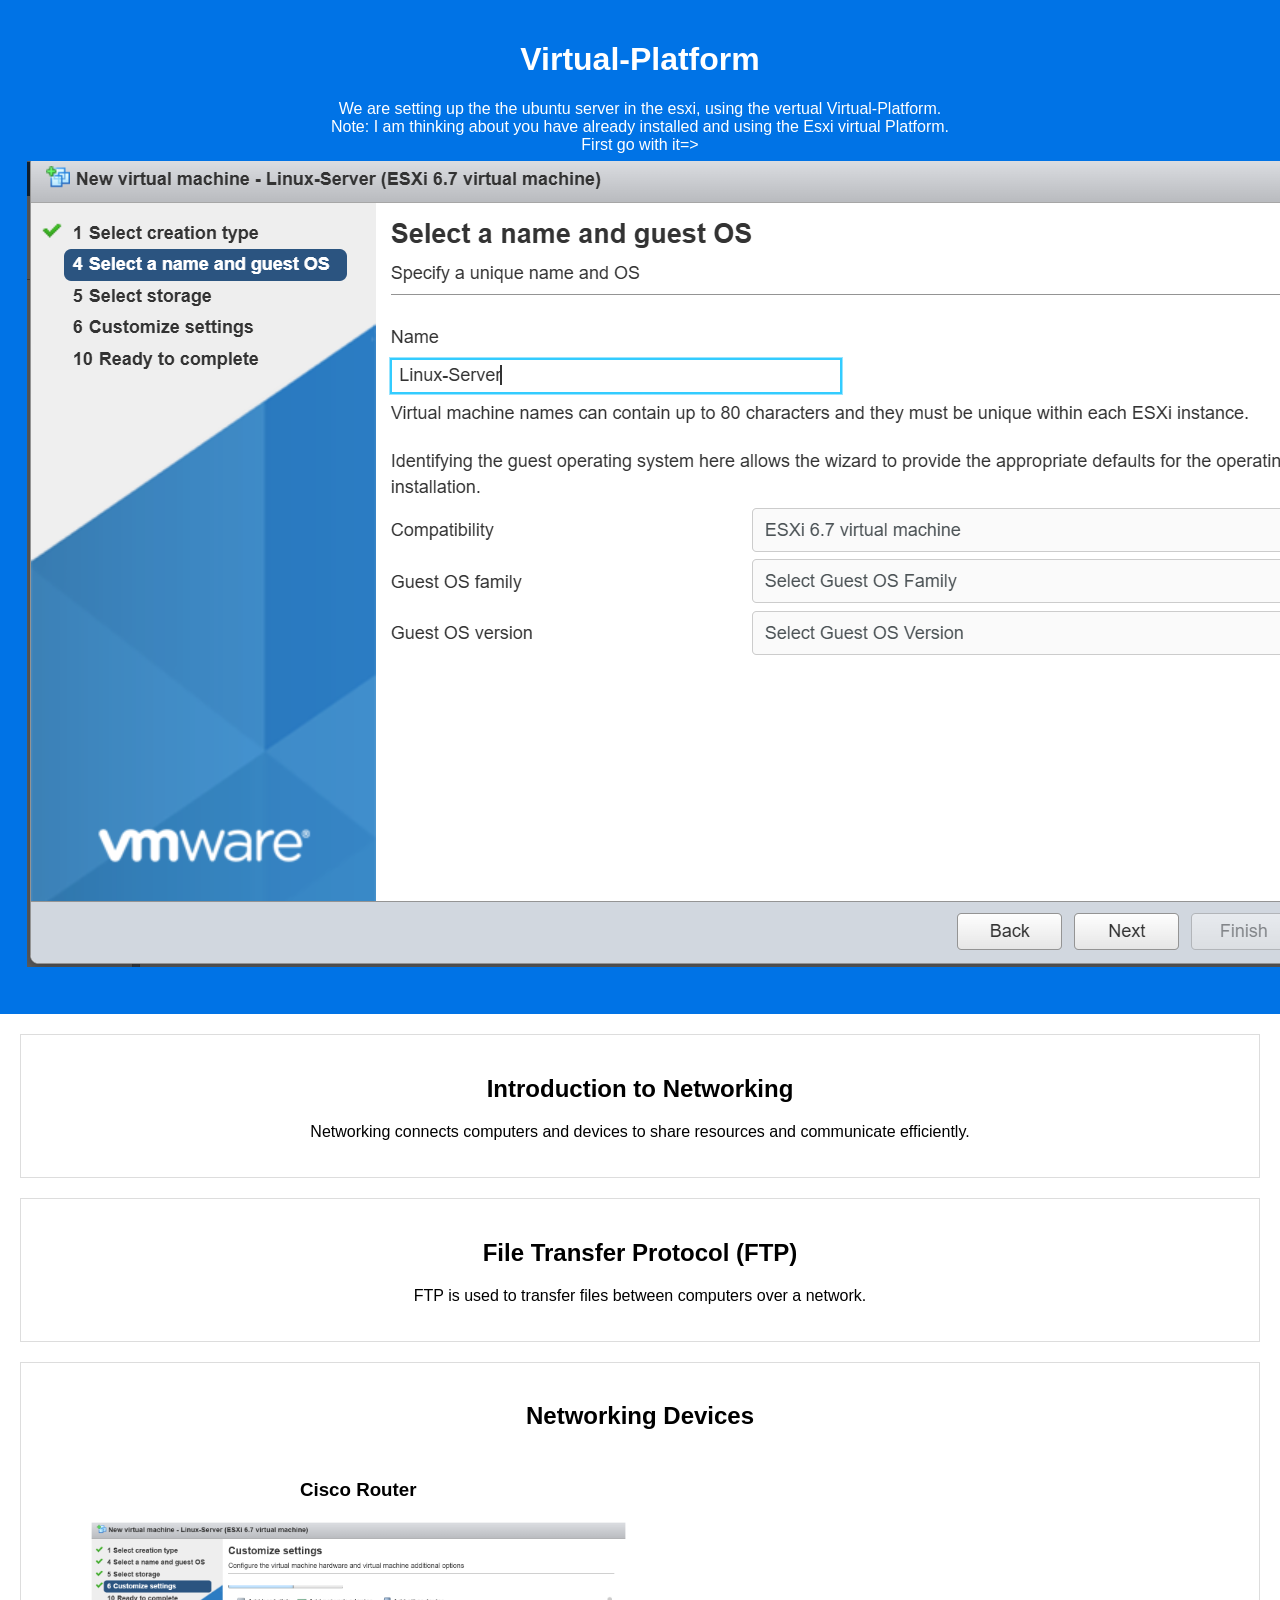
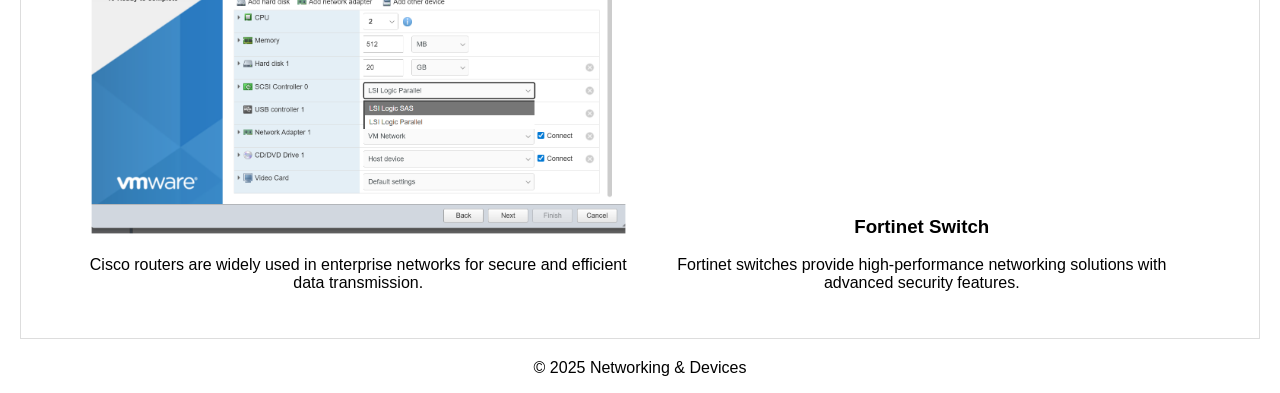
<file: Chalsh/index.html>
<!DOCTYPE html>
<html lang="en">
<head>
    <meta charset="UTF-8">
    <meta name="viewport" content="width=device-width, initial-scale=1.0">
    <title>Networking & Devices</title>
    <link rel="stylesheet" href="css.css">
</head>
<body>
    <header>
        <h1>Virtual-Platform</h1>
        <p>We are setting up the the ubuntu server in the esxi, using the vertual Virtual-Platform.</br>
            Note: I am thinking about you have already installed and using the Esxi virtual Platform.
        </br> First go with it=> 
    </br>
            <img src="Exsisetup-1.png" alt="Exsisetup-1.png">
        </p>
    </header>
    <section id="networking">
        <h2>Introduction to Networking</h2>
        <p>Networking connects computers and devices to share resources and communicate efficiently.</p>
    </section>
    <section id="ftp">
        <h2>File Transfer Protocol (FTP)</h2>
        <p>FTP is used to transfer files between computers over a network.</p>
    </section>
    <section id="devices">
        <h2>Networking Devices</h2>
        <div class="device">
            <h3>Cisco Router</h3>
            <img src="Esxisetup-2.png" alt="screenshot">
            <p>Cisco routers are widely used in enterprise networks for secure and efficient data transmission.</p>
        </div>
        <div class="device">
            <h3>Fortinet Switch</h3>
            <p>Fortinet switches provide high-performance networking solutions with advanced security features.</p>
        </div>
    </section>
    <footer>
        <p>© 2025 Networking & Devices</p>
    </footer>
</body>
</html>
</file>
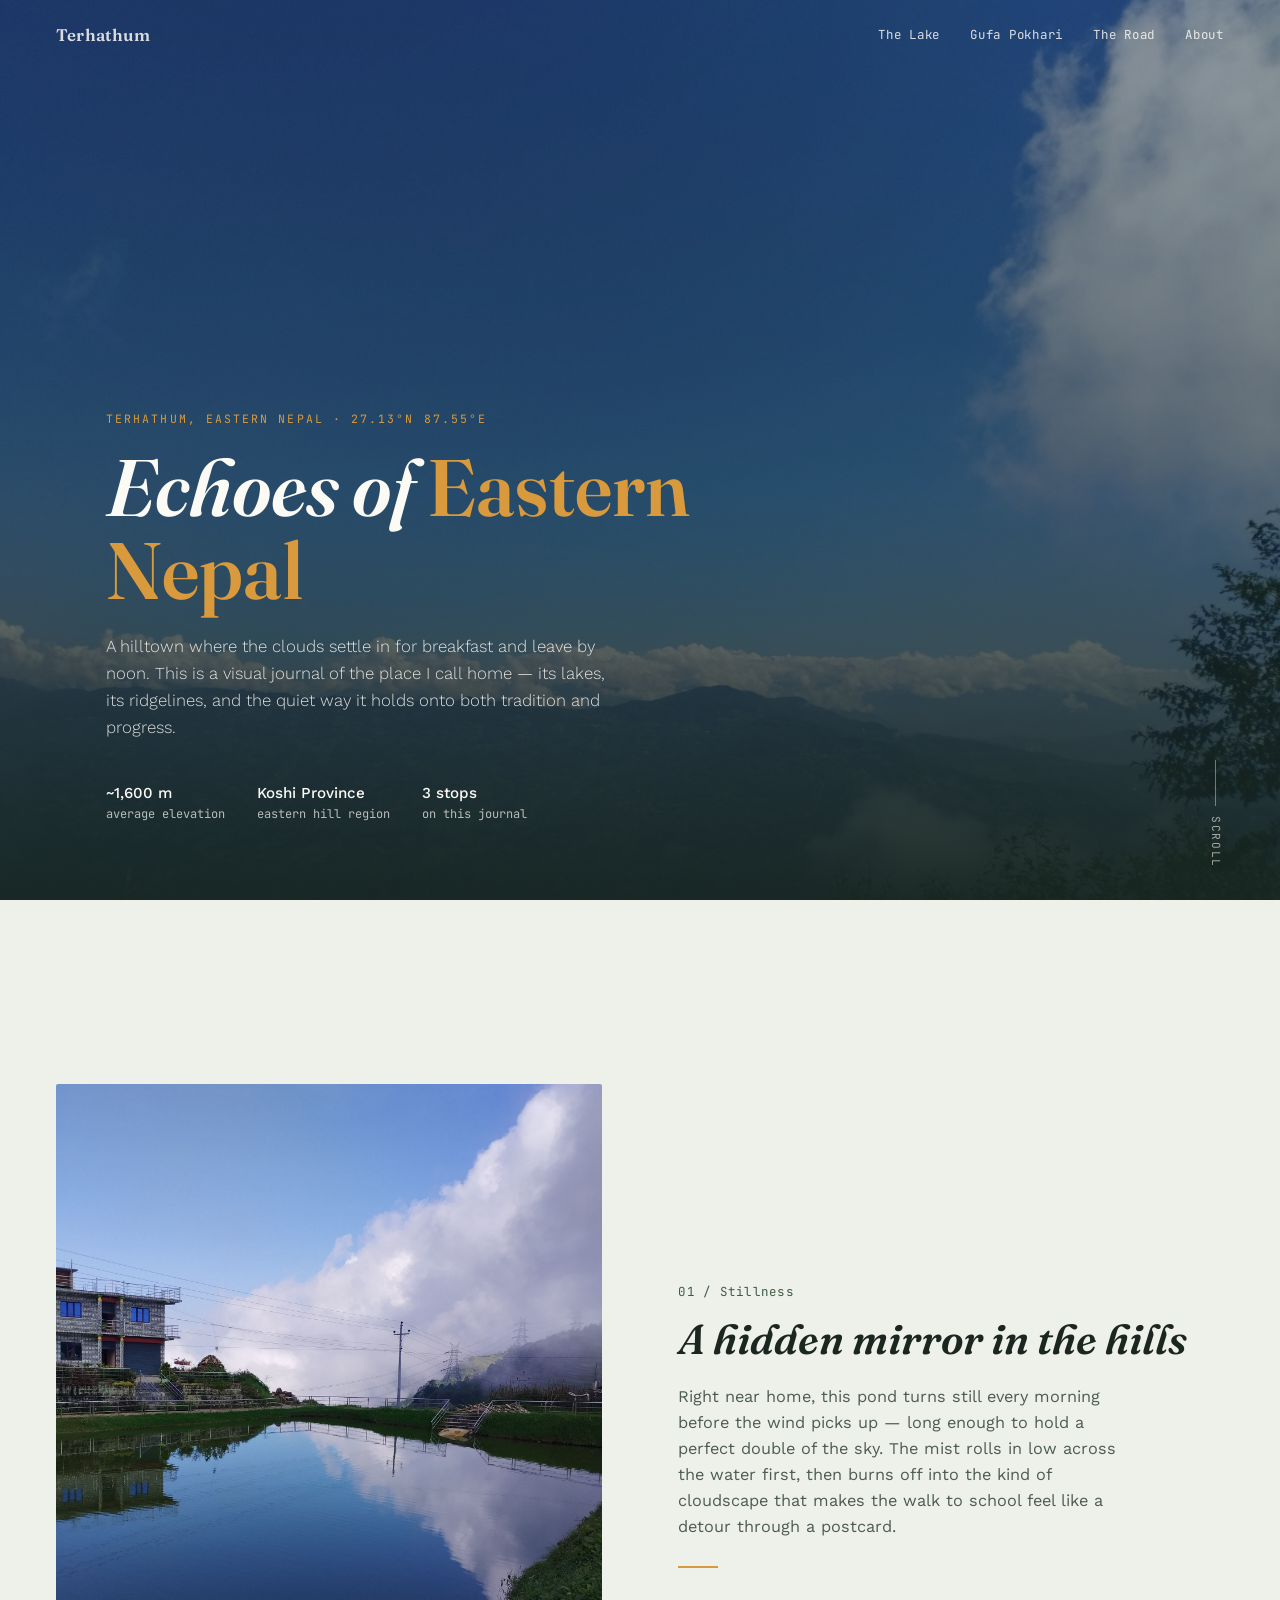
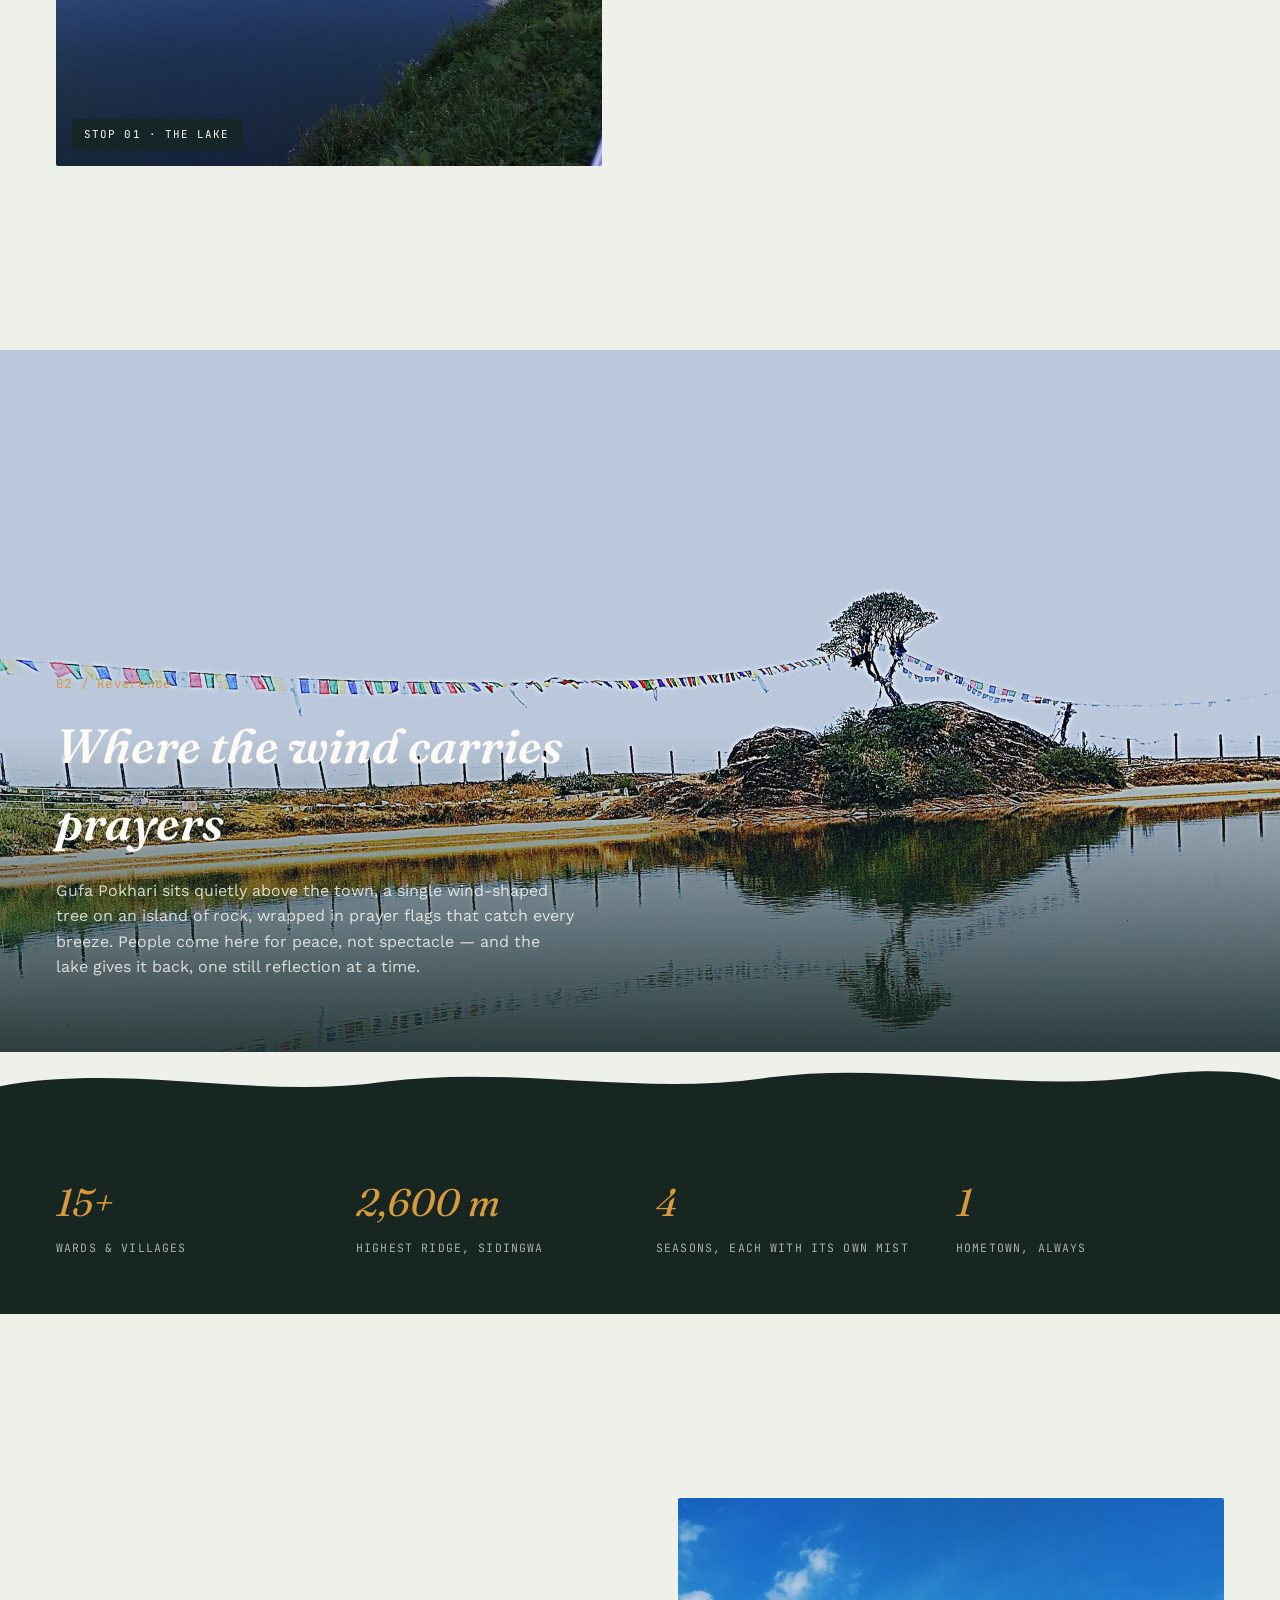
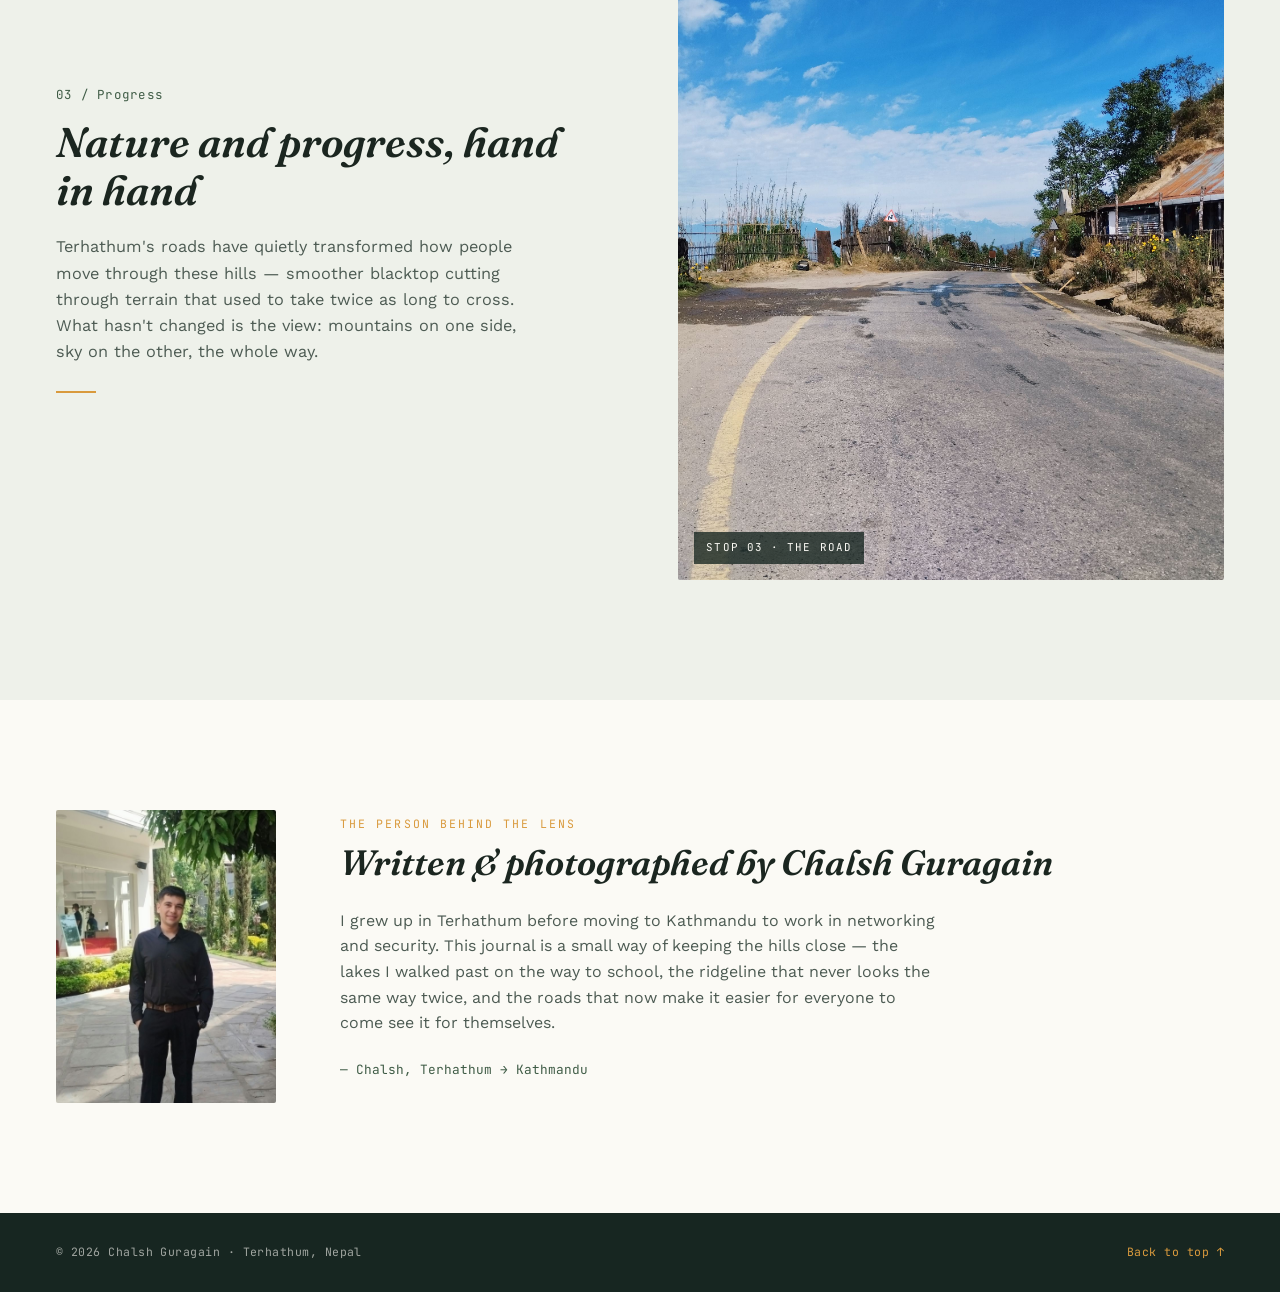
<file: terhathum/index.html>
<!DOCTYPE html>
<html lang="en">
<head>
<meta charset="UTF-8">
<meta name="viewport" content="width=device-width, initial-scale=1.0">
<title>Echoes of Eastern Nepal — Terhathum</title>
<meta name="description" content="A visual journal of Terhathum, a hilltown in eastern Nepal — misty lakes, prayer-flag ridgelines, and roads that thread nature and progress together.">
<link rel="stylesheet" href="styles.css">
</head>
<body>
<a class="skip-link" href="#main">Skip to content</a>

<nav class="site-nav" id="siteNav">
  <a class="brand" href="#top">Terhathum</a>
  <ul>
    <li><a href="#lake">The Lake</a></li>
    <li><a href="#gufa-pokhari">Gufa Pokhari</a></li>
    <li><a href="#road">The Road</a></li>
    <li><a href="#about">About</a></li>
  </ul>
</nav>

<main id="main">

  <header class="hero" id="top">
    <img src="images/Hills.jpg" alt="Layered green ridgelines of Terhathum rising into a bank of clouds under a deep blue sky">
    <div class="hero-content">
      <span class="eyebrow">Terhathum, Eastern Nepal · 27.13°N 87.55°E</span>
      <h1>Echoes of <em>Eastern Nepal</em></h1>
      <p class="lede">A hilltown where the clouds settle in for breakfast and leave by noon. This is a visual journal of the place I call home — its lakes, its ridgelines, and the quiet way it holds onto both tradition and progress.</p>
      <div class="hero-meta">
        <div><strong>~1,600 m</strong>average elevation</div>
        <div><strong>Koshi Province</strong>eastern hill region</div>
        <div><strong>3 stops</strong>on this journal</div>
      </div>
    </div>
    <div class="scroll-cue"><span class="line"></span>SCROLL</div>
  </header>

  <svg class="ridge" viewBox="0 0 1200 60" preserveAspectRatio="none" aria-hidden="true">
    <path d="M0,60 L0,32 C120,10 240,45 360,28 C480,12 600,42 720,24 C840,8 960,40 1080,22 C1140,14 1180,20 1200,26 L1200,60 Z"></path>
  </svg>

  <section class="story reveal" id="lake">
    <div class="story-grid">
      <div class="story-media">
        <img src="images/Clean_Lake.jpg" alt="A calm pond in Terhathum reflecting a bright blue sky and layered clouds, with a house beside it">
        <span class="tag">Stop 01 · The Lake</span>
      </div>
      <div class="story-copy">
        <span class="index">01 / Stillness</span>
        <h2>A hidden mirror in the hills</h2>
        <p>Right near home, this pond turns still every morning before the wind picks up — long enough to hold a perfect double of the sky. The mist rolls in low across the water first, then burns off into the kind of cloudscape that makes the walk to school feel like a detour through a postcard.</p>
        <div class="divider"></div>
      </div>
    </div>
  </section>

  <svg class="ridge" viewBox="0 0 1200 60" preserveAspectRatio="none" aria-hidden="true">
    <path d="M0,60 L0,32 C120,10 240,45 360,28 C480,12 600,42 720,24 C840,8 960,40 1080,22 C1140,14 1180,20 1200,26 L1200,60 Z"></path>
  </svg>

  <section class="story full reveal" id="gufa-pokhari">
    <div class="full-media">
      <img src="images/Gufa_Pokhari.jpg" alt="A lone tree on a rock island at Gufa Pokhari, strung with colourful prayer flags, reflected in the still lake water">
      <div class="full-caption">
        <span class="index">02 / Reverence</span>
        <h2>Where the wind carries prayers</h2>
        <p>Gufa Pokhari sits quietly above the town, a single wind-shaped tree on an island of rock, wrapped in prayer flags that catch every breeze. People come here for peace, not spectacle — and the lake gives it back, one still reflection at a time.</p>
      </div>
    </div>
  </section>

  <svg class="ridge on-pine" viewBox="0 0 1200 60" preserveAspectRatio="none" aria-hidden="true">
    <path d="M0,60 L0,32 C120,10 240,45 360,28 C480,12 600,42 720,24 C840,8 960,40 1080,22 C1140,14 1180,20 1200,26 L1200,60 Z"></path>
  </svg>

  <section class="stats reveal">
    <div class="stats-grid">
      <div class="stat"><div class="num">15+</div><div class="label">Wards &amp; villages</div></div>
      <div class="stat"><div class="num">2,600 m</div><div class="label">Highest ridge, Sidingwa</div></div>
      <div class="stat"><div class="num">4</div><div class="label">Seasons, each with its own mist</div></div>
      <div class="stat"><div class="num">1</div><div class="label">Hometown, always</div></div>
    </div>
  </section>

  <svg class="ridge flip" viewBox="0 0 1200 60" preserveAspectRatio="none" aria-hidden="true">
    <path d="M0,60 L0,32 C120,10 240,45 360,28 C480,12 600,42 720,24 C840,8 960,40 1080,22 C1140,14 1180,20 1200,26 L1200,60 Z"></path>
  </svg>

  <section class="story reveal" id="road">
    <div class="story-grid reverse">
      <div class="story-media">
        <img src="images/Road.jpg" alt="A smooth blacktop mountain road winding through Terhathum under a clear blue sky, lined by small shops">
        <span class="tag">Stop 03 · The Road</span>
      </div>
      <div class="story-copy">
        <span class="index">03 / Progress</span>
        <h2>Nature and progress, hand in hand</h2>
        <p>Terhathum's roads have quietly transformed how people move through these hills — smoother blacktop cutting through terrain that used to take twice as long to cross. What hasn't changed is the view: mountains on one side, sky on the other, the whole way.</p>
        <div class="divider"></div>
      </div>
    </div>
  </section>

  <section class="about reveal" id="about">
    <div class="about-grid">
      <div class="about-portrait">
        <img src="images/Me.jpg" alt="Portrait of Chalsh Guragain standing outdoors">
      </div>
      <div>
        <span class="eyebrow">The person behind the lens</span>
        <h2>Written &amp; photographed by Chalsh Guragain</h2>
        <p>I grew up in Terhathum before moving to Kathmandu to work in networking and security. This journal is a small way of keeping the hills close — the lakes I walked past on the way to school, the ridgeline that never looks the same way twice, and the roads that now make it easier for everyone to come see it for themselves.</p>
        <p class="signoff">— Chalsh, Terhathum → Kathmandu</p>
      </div>
    </div>
  </section>

</main>

<footer>
  <span>© <span id="year"></span> Chalsh Guragain · Terhathum, Nepal</span>
  <a href="#top">Back to top ↑</a>
</footer>

<script src="script.js"></script>
</body>
</html>
</file>
<file: Chalsh/css.css>
/* CSS Styles */
        body {
            font-family: Arial, sans-serif;
            margin: 0;
            padding: 0;
            text-align: center;
        }

        header {
            background-color: #0073e6;
            color: white;
            padding: 20px;
        }

        section {
            margin: 20px;
            padding: 20px;
            border: 1px solid #ddd;
        }

        .device {
            display: inline-block;
            width: 45%;
            margin: 10px;
        }

        .device img {
            width: 100%;
            height: auto;
        }
</file>
<file: terhathum/styles.css>
/* ============================================================
   Terhathum — Echoes of Eastern Nepal
   Palette: misty pine, marigold, moss, Himalayan haze
   ============================================================ */

@import url('https://fonts.googleapis.com/css2?family=Fraunces:opsz,wght@9..144,300;9..144,500;9..144,600;9..144,700&family=Work+Sans:wght@300;400;500;600&family=JetBrains+Mono:wght@400;500&display=swap');

:root {
  --pine: #172621;
  --pine-soft: #24362f;
  --mist: #eef1ea;
  --paper: #fbfaf5;
  --sky-haze: #7fa0ab;
  --marigold: #d99a3d;
  --moss: #3f5c46;
  --ink: #1b2620;
  --ink-soft: #4d5b53;

  --display: 'Fraunces', serif;
  --body: 'Work Sans', sans-serif;
  --mono: 'JetBrains Mono', monospace;

  --max: 1180px;
}

* { box-sizing: border-box; }

html { scroll-behavior: smooth; }

body {
  margin: 0;
  background: var(--mist);
  color: var(--ink);
  font-family: var(--body);
  font-weight: 400;
  line-height: 1.6;
  -webkit-font-smoothing: antialiased;
}

img { max-width: 100%; display: block; }

a { color: inherit; }

.eyebrow {
  font-family: var(--mono);
  font-size: 0.72rem;
  letter-spacing: 0.18em;
  text-transform: uppercase;
  color: var(--marigold);
}

h1, h2, h3 {
  font-family: var(--display);
  font-weight: 600;
  margin: 0;
  color: var(--ink);
}

/* ---------- Skip link / focus ---------- */
.skip-link {
  position: absolute;
  left: -999px;
  top: 0;
  background: var(--marigold);
  color: var(--pine);
  padding: 10px 16px;
  z-index: 100;
}
.skip-link:focus { left: 12px; top: 12px; }

:focus-visible {
  outline: 2px solid var(--marigold);
  outline-offset: 3px;
}

/* ---------- Nav ---------- */
.site-nav {
  position: fixed;
  top: 0;
  left: 0;
  right: 0;
  z-index: 50;
  display: flex;
  align-items: center;
  justify-content: space-between;
  padding: 22px clamp(20px, 5vw, 56px);
  font-family: var(--mono);
  font-size: 0.78rem;
  letter-spacing: 0.06em;
  color: var(--paper);
  mix-blend-mode: normal;
  transition: background 0.4s ease, color 0.4s ease, padding 0.3s ease;
}
.site-nav.is-scrolled {
  background: rgba(23, 38, 33, 0.86);
  backdrop-filter: blur(10px);
  padding-top: 14px;
  padding-bottom: 14px;
}
.site-nav .brand {
  font-family: var(--display);
  font-size: 1.05rem;
  font-weight: 600;
  letter-spacing: 0.01em;
  text-decoration: none;
}
.site-nav ul {
  list-style: none;
  display: flex;
  gap: clamp(14px, 3vw, 30px);
  margin: 0;
  padding: 0;
}
.site-nav a { text-decoration: none; opacity: 0.85; }
.site-nav a:hover { opacity: 1; color: var(--marigold); }
.nav-toggle { display: none; }

/* ---------- Hero ---------- */
.hero {
  position: relative;
  min-height: 100svh;
  display: flex;
  align-items: flex-end;
  background: var(--pine);
  overflow: hidden;
}
.hero img {
  position: absolute;
  inset: 0;
  width: 100%;
  height: 100%;
  object-fit: cover;
  opacity: 0.72;
}
.hero::after {
  content: "";
  position: absolute;
  inset: 0;
  background: linear-gradient(180deg, rgba(23,38,33,0.15) 0%, rgba(23,38,33,0.35) 55%, rgba(23,38,33,0.94) 100%);
}
.hero-content {
  position: relative;
  z-index: 2;
  max-width: var(--max);
  margin: 0 auto;
  padding: 0 clamp(20px, 5vw, 56px) 76px;
  width: 100%;
  color: var(--paper);
}
.hero-content .eyebrow { color: var(--marigold); margin-bottom: 18px; display: block; }
.hero h1 {
  color: var(--paper);
  font-size: clamp(2.4rem, 6.5vw, 5rem);
  line-height: 1.03;
  max-width: 14ch;
  font-weight: 600;
  font-style: italic;
}
.hero h1 em {
  font-style: normal;
  color: var(--marigold);
}
.hero p.lede {
  margin-top: 22px;
  max-width: 52ch;
  font-size: 1.05rem;
  color: rgba(251,250,245,0.86);
  font-weight: 300;
}
.hero-meta {
  margin-top: 40px;
  display: flex;
  gap: 32px;
  flex-wrap: wrap;
  font-family: var(--mono);
  font-size: 0.75rem;
  color: rgba(251,250,245,0.7);
}
.hero-meta strong { color: var(--paper); display: block; font-size: 0.95rem; font-family: var(--body); font-weight: 500; }

.scroll-cue {
  position: absolute;
  right: clamp(20px, 5vw, 56px);
  bottom: 32px;
  z-index: 2;
  writing-mode: vertical-rl;
  color: rgba(251,250,245,0.6);
  font-family: var(--mono);
  font-size: 0.7rem;
  letter-spacing: 0.15em;
  display: flex;
  align-items: center;
  gap: 10px;
}
.scroll-cue .line {
  width: 1px;
  height: 46px;
  background: rgba(251,250,245,0.4);
}

/* ---------- Ridge divider (signature element) ---------- */
.ridge {
  display: block;
  width: 100%;
  height: 64px;
}
.ridge path { fill: var(--mist); }
.ridge.flip { transform: rotate(180deg); }
.ridge.on-pine path { fill: var(--pine); }

/* ---------- Story sections ---------- */
.story {
  padding: clamp(64px, 10vw, 120px) clamp(20px, 5vw, 56px);
}
.story-grid {
  max-width: var(--max);
  margin: 0 auto;
  display: grid;
  grid-template-columns: 1fr 1fr;
  gap: clamp(32px, 6vw, 80px);
  align-items: center;
}
.story-grid.reverse .story-media { order: 2; }
.story-grid.reverse .story-copy { order: 1; }

.story-media {
  position: relative;
  overflow: hidden;
  border-radius: 2px;
}
.story-media img {
  width: 100%;
  height: 100%;
  object-fit: cover;
  aspect-ratio: 4 / 5;
  transition: transform 0.8s cubic-bezier(.2,.8,.2,1);
}
.story-media:hover img { transform: scale(1.04); }
.story-media .tag {
  position: absolute;
  left: 16px;
  bottom: 16px;
  background: rgba(23,38,33,0.78);
  color: var(--paper);
  font-family: var(--mono);
  font-size: 0.68rem;
  letter-spacing: 0.1em;
  padding: 7px 12px;
  text-transform: uppercase;
}

.story-copy .index {
  font-family: var(--mono);
  color: var(--moss);
  font-size: 0.78rem;
  letter-spacing: 0.1em;
  margin-bottom: 14px;
  display: block;
}
.story-copy h2 {
  font-size: clamp(1.8rem, 3.4vw, 2.6rem);
  font-style: italic;
  line-height: 1.15;
}
.story-copy p {
  margin-top: 20px;
  color: var(--ink-soft);
  font-size: 1.02rem;
  max-width: 46ch;
}
.story-copy .divider {
  width: 40px;
  height: 2px;
  background: var(--marigold);
  margin-top: 26px;
}

/* full-bleed variant for Hills */
.story.full {
  padding: 0;
  position: relative;
}
.story.full .full-media {
  position: relative;
  min-height: 78vh;
}
.story.full img {
  width: 100%;
  height: 78vh;
  object-fit: cover;
}
.story.full::before {
  content: "";
  position: absolute;
  inset: 0;
  background: linear-gradient(0deg, rgba(23,38,33,0.85) 0%, rgba(23,38,33,0) 45%);
  z-index: 1;
}
.full-caption {
  position: absolute;
  z-index: 2;
  left: clamp(20px, 5vw, 56px);
  bottom: 56px;
  max-width: 640px;
  color: var(--paper);
}
.full-caption .index { color: var(--marigold); font-family: var(--mono); font-size: 0.78rem; letter-spacing: 0.1em; }
.full-caption h2 { color: var(--paper); font-size: clamp(1.9rem, 4vw, 3rem); font-style: italic; margin-top: 12px; }
.full-caption p { color: rgba(251,250,245,0.82); margin-top: 16px; max-width: 52ch; }

/* ---------- Stat strip ---------- */
.stats {
  background: var(--pine);
  color: var(--paper);
  padding: 56px clamp(20px, 5vw, 56px);
}
.stats-grid {
  max-width: var(--max);
  margin: 0 auto;
  display: grid;
  grid-template-columns: repeat(auto-fit, minmax(160px, 1fr));
  gap: 32px;
}
.stat .num {
  font-family: var(--display);
  font-style: italic;
  font-size: clamp(1.8rem, 3vw, 2.4rem);
  color: var(--marigold);
}
.stat .label {
  font-family: var(--mono);
  font-size: 0.72rem;
  letter-spacing: 0.1em;
  text-transform: uppercase;
  color: rgba(251,250,245,0.65);
  margin-top: 6px;
}

/* ---------- About / footer ---------- */
.about {
  background: var(--paper);
  padding: clamp(64px, 10vw, 110px) clamp(20px, 5vw, 56px);
}
.about-grid {
  max-width: var(--max);
  margin: 0 auto;
  display: grid;
  grid-template-columns: 220px 1fr;
  gap: clamp(30px, 6vw, 64px);
  align-items: start;
}
.about-portrait {
  aspect-ratio: 3/4;
  overflow: hidden;
  border-radius: 2px;
}
.about-portrait img { width: 100%; height: 100%; object-fit: cover; }
.about h2 {
  font-size: clamp(1.6rem, 3vw, 2.2rem);
  font-style: italic;
}
.about p { color: var(--ink-soft); max-width: 60ch; margin-top: 16px; }
.about .signoff {
  margin-top: 24px;
  font-family: var(--mono);
  font-size: 0.8rem;
  color: var(--moss);
}

footer {
  background: var(--pine);
  color: rgba(251,250,245,0.6);
  padding: 30px clamp(20px, 5vw, 56px);
  display: flex;
  justify-content: space-between;
  flex-wrap: wrap;
  gap: 12px;
  font-family: var(--mono);
  font-size: 0.72rem;
  letter-spacing: 0.04em;
}
footer a { text-decoration: none; color: var(--marigold); }

/* ---------- Reveal on scroll ---------- */
.reveal {
  opacity: 0;
  transform: translateY(24px);
  transition: opacity 0.8s ease, transform 0.8s ease;
}
.reveal.is-visible {
  opacity: 1;
  transform: none;
}

@media (prefers-reduced-motion: reduce) {
  html { scroll-behavior: auto; }
  .reveal, .story-media img { transition: none; }
  .reveal { opacity: 1; transform: none; }
}

/* ---------- Responsive ---------- */
@media (max-width: 860px) {
  .story-grid { grid-template-columns: 1fr; }
  .story-grid.reverse .story-media,
  .story-grid.reverse .story-copy { order: initial; }
  .about-grid { grid-template-columns: 1fr; }
  .about-portrait { max-width: 200px; }
  .site-nav ul { gap: 14px; }
  .story.full img, .story.full .full-media { height: 62vh; }
}

@media (max-width: 560px) {
  .site-nav ul { display: none; }
}
</file>
